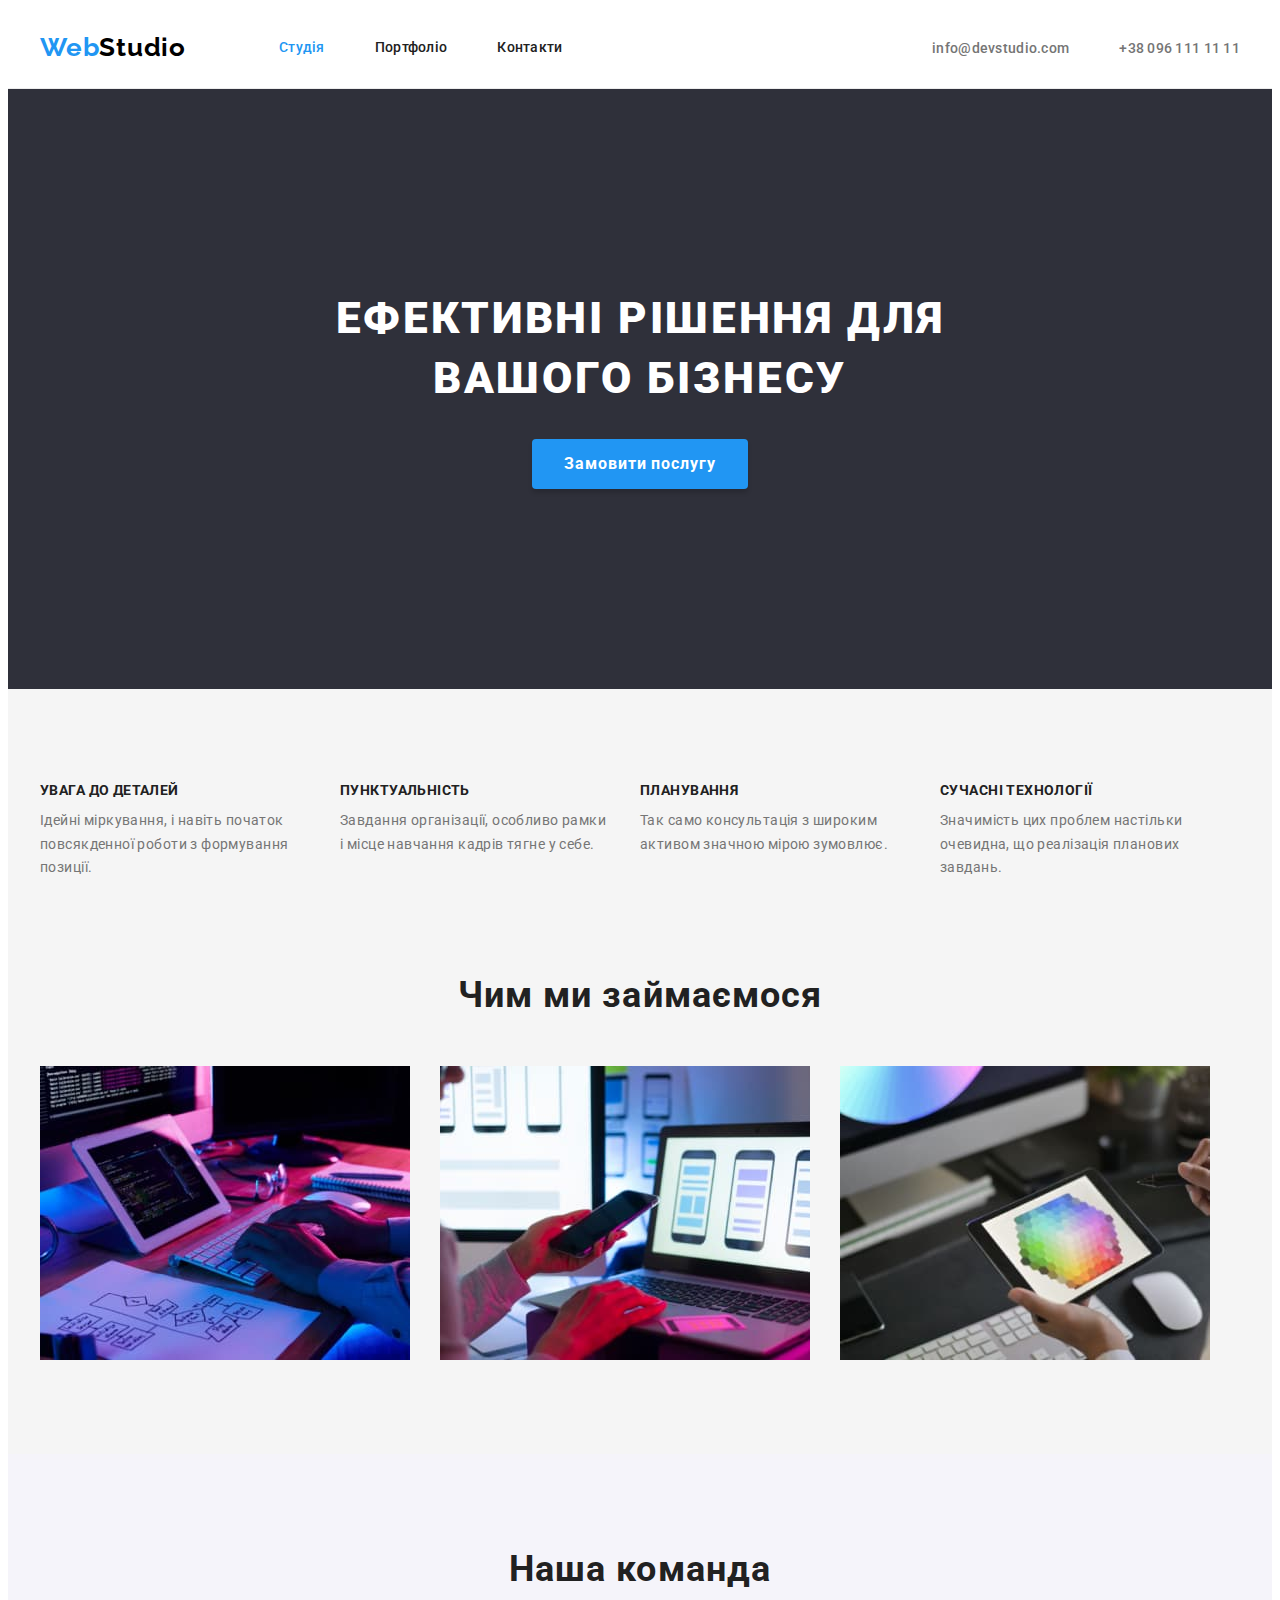
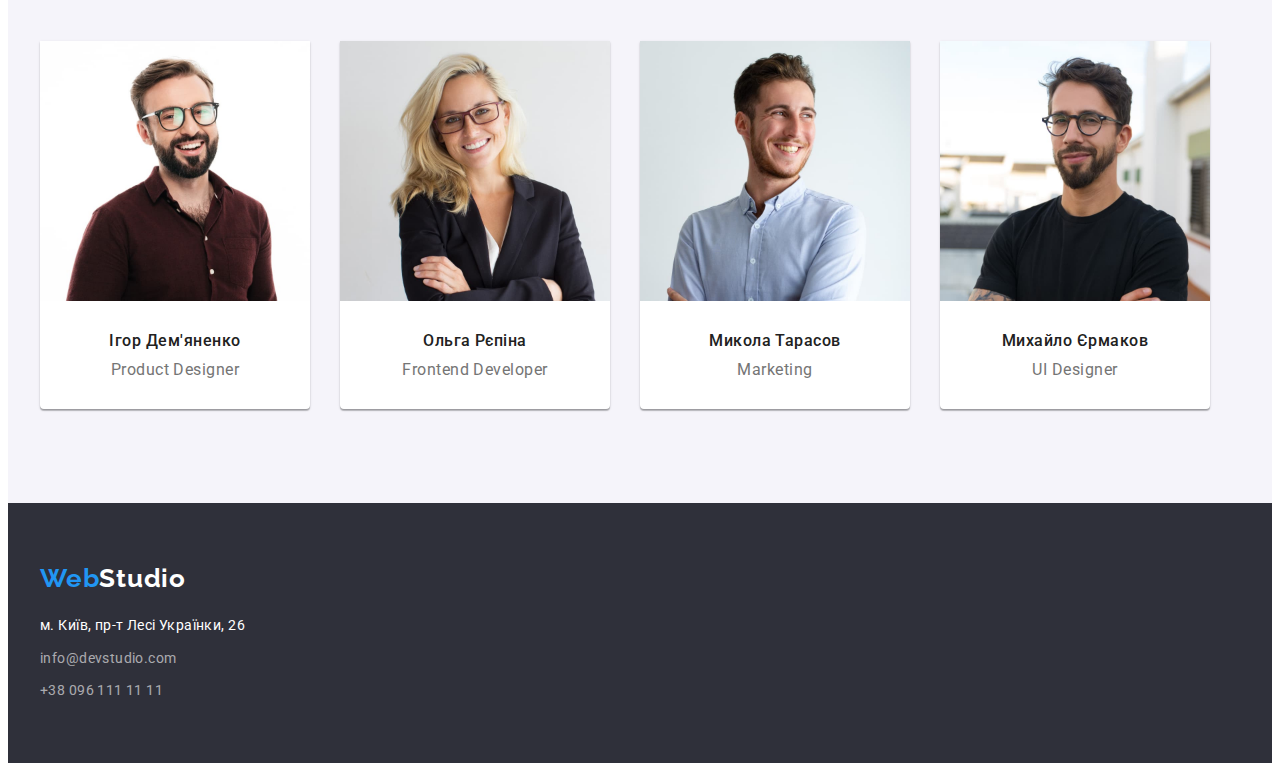
<file: index.html>
<!DOCTYPE html>
<html lang="uk">
  <head>
    <meta charset="UTF-8" />
    <meta http-equiv="X-UA-Compatible" content="IE=edge" />
    <meta name="viewport" content="width=device-width, initial-scale=1.0" />
    <title>WebStudio</title>
    <link rel="preconnect" href="https://fonts.googleapis.com" />
    <link rel="preconnect" href="https://fonts.gstatic.com" crossorigin />
    <link
      href="https://fonts.googleapis.com/css2?family=Raleway:wght@700&family=Roboto:wght@400;500;700;900&display=swap"
      rel="stylesheet"
    />
    <link
      rel="stylesheet"
      href="https://cdnjs.cloudflare.com/ajax/libs/modern-normalize/1.1.0/modern-normalize.min.css"
      integrity="sha512-wpPYUAdjBVSE4KJnH1VR1HeZfpl1ub8YT/NKx4PuQ5NmX2tKuGu6U/JRp5y+Y8XG2tV+wKQpNHVUX03MfMFn9Q=="
      crossorigin="anonymous"
      referrerpolicy="no-referrer"
    />
    <link rel="stylesheet" href="./css/styles.css" />
  </head>
  <body>
    <header class="header">
      <div class="container header-container">
        <nav class="header-nav">
          <a class="header-logo link" href="./index.html"
            ><span class="logo-link">Web</span>Studio</a
          >
          <ul class="header-list list">
            <li class="header-item">
              <a class="header-link link current" href="./index.html">Студія</a>
            </li>
            <li class="header-item">
              <a class="header-link link" href="./portfolio.html">Портфоліо</a>
            </li>
            <li class="header-item"><a class="header-link link" href="#">Контакти</a></li>
          </ul>
        </nav>
        <ul class="header-connect list">
          <li>
            <a class="header-mail link" href="mailto:info@devstudio.com">info@devstudio.com</a>
          </li>
          <li><a class="header-tel link" href="tel:+380961111111">+38 096 111 11 11</a></li>
        </ul>
      </div>
    </header>
    <main>
      <section class="section-hero">
        <div class="container">
          <h1 class="hero-title">
            Ефективні рішення для <br />
            вашого бізнесу
          </h1>
          <button class="hero-button" type="button">Замовити послугу</button>
        </div>
      </section>
      <section class="section-advances">
        <div class="container advances-container">
          <h2 class="advances-title visually-hidden">Наші переваги</h2>
          <ul class="advances-list list">
            <li class="advances-item">
              <h3 class="advances-post-title">Увага до деталей</h3>
              <p class="advances-paragraph">
                Ідейні міркування, і навіть початок повсякденної роботи з формування позиції.
              </p>
            </li>
            <li class="advances-item">
              <h3 class="advances-post-title">Пунктуальність</h3>
              <p class="advances-paragraph">
                Завдання організації, особливо рамки і місце навчання кадрів тягне у себе.
              </p>
            </li>
            <li class="advances-item">
              <h3 class="advances-post-title">Планування</h3>
              <p class="advances-paragraph">
                Так само консультація з широким активом значною мірою зумовлює.
              </p>
            </li>
            <li class="advances-item">
              <h3 class="advances-post-title">Сучасні технології</h3>
              <p class="advances-paragraph">
                Значимість цих проблем настільки очевидна, що реалізація планових завдань.
              </p>
            </li>
          </ul>
        </div>
      </section>
      <section class="section-work">
        <div class="container">
          <h2 class="work-title">Чим ми займаємося</h2>
          <ul class="work-list list">
            <li class="work-link">
              <img src="./images/desktop.jpg" alt="Програміст за робочим столом" width="370" />
            </li>
            <li class="work-link">
              <img
                src="./images/smartphone.jpg"
                alt="Дизайнер розробляє інтерфейс для смартфона"
                width="370"
              />
            </li>
            <li class="work-link">
              <img
                src="./images/tablet.jpg"
                alt="Художник вибирає колір в селекторі на графічному планшеті"
                width="370"
              />
            </li>
          </ul>
        </div>
      </section>
      <section class="section-team">
        <div class="container team-container">
          <h2 class="team-title">Наша команда</h2>
          <ul class="team-list list">
            <li class="team-link">
              <img src="./images/team1.jpg" alt="Ігор Дем'яненко" width="270" />
              <div class="officer">
                <h3 class="team-post-title">Ігор Дем'яненко</h3>
                <p class="team-paragraph">Product Designer</p>
              </div>
            </li>
            <li class="team-link">
              <img src="./images/team2.jpg" alt="Ольга Рєпіна" width="270" />
              <div class="officer">
                <h3 class="team-post-title">Ольга Рєпіна</h3>
                <p class="team-paragraph">Frontend Developer</p>
              </div>
            </li>
            <li class="team-link">
              <img src="./images/team3.jpg" alt="Микола Тарасов" width="270" />
              <div class="officer">
                <h3 class="team-post-title">Микола Тарасов</h3>
                <p class="team-paragraph">Marketing</p>
              </div>
            </li>
            <li class="team-link">
              <img src="./images/team4.jpg" alt="Михайло Єрмаков" width="270" />
              <div class="officer">
                <h3 class="team-post-title">Михайло Єрмаков</h3>
                <p class="team-paragraph">UI Designer</p>
              </div>
            </li>
          </ul>
        </div>
      </section>
    </main>
    <footer class="footer">
      <div class="container">
        <a class="footer-logo link" href="./index.html"><span class="logo-link">Web</span>Studio</a>
        <address class="address">
          <ul class="footer-list list">
            <li class="footer-item">
              <a
                class="footer-map link"
                href="https://goo.gl/maps/CPtrU1FHBa2aNyZL9"
                target="_blank"
                rel="noopener noreferrer nofollow"
                >м. Київ, пр-т Лесі Українки, 26</a
              >
            </li>
            <li class="footer-item">
              <a class="footer-mail link" href="mailto:info@devstudio.com">info@devstudio.com</a>
            </li>
            <li class="footer-item">
              <a class="footer-tel link" href="tel:+380961111111">+38 096 111 11 11</a>
            </li>
          </ul>
        </address>
      </div>
    </footer>
  </body>
</html>
</file>
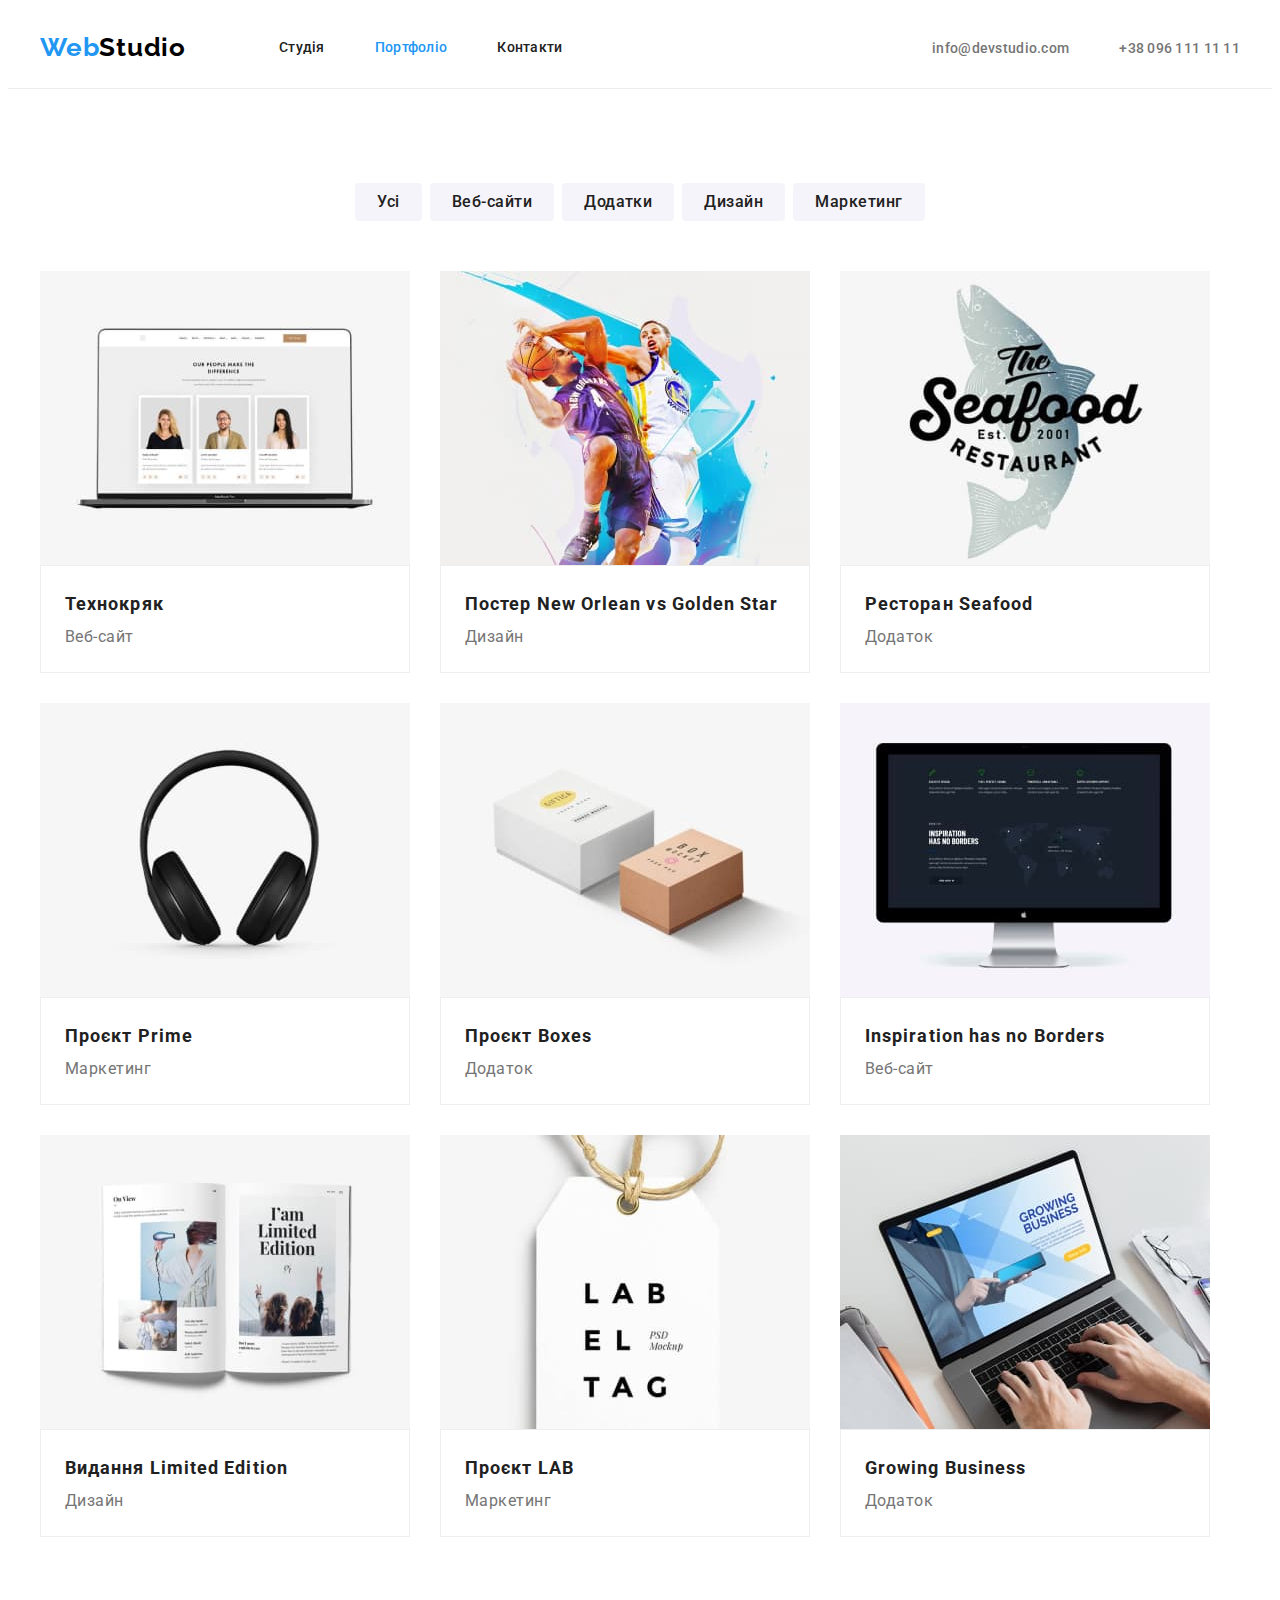
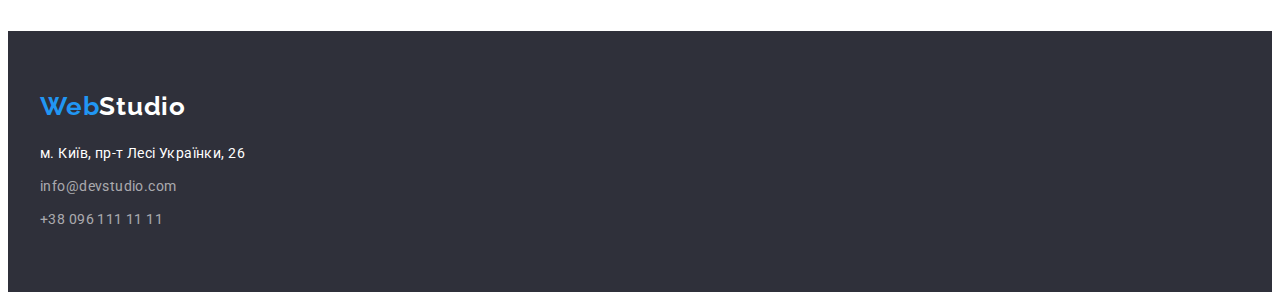
<file: portfolio.html>
<!DOCTYPE html>
<html lang="uk">
  <head>
    <meta charset="UTF-8" />
    <meta http-equiv="X-UA-Compatible" content="IE=edge" />
    <meta name="viewport" content="width=device-width, initial-scale=1.0" />
    <title>WebStudio</title>
    <link rel="preconnect" href="https://fonts.googleapis.com" />
    <link rel="preconnect" href="https://fonts.gstatic.com" crossorigin />
    <link
      href="https://fonts.googleapis.com/css2?family=Raleway:wght@700&family=Roboto:wght@400;500;700;900&display=swap"
      rel="stylesheet"
    />
    <link
      rel="stylesheet"
      href="https://cdnjs.cloudflare.com/ajax/libs/modern-normalize/1.1.0/modern-normalize.min.css"
      integrity="sha512-wpPYUAdjBVSE4KJnH1VR1HeZfpl1ub8YT/NKx4PuQ5NmX2tKuGu6U/JRp5y+Y8XG2tV+wKQpNHVUX03MfMFn9Q=="
      crossorigin="anonymous"
      referrerpolicy="no-referrer"
    />
    <link rel="stylesheet" href="./css/styles.css" />
  </head>
  <body>
    <header class="header">
      <div class="container header-container">
        <nav class="header-nav">
          <a class="header-logo link" href="./index.html"
            ><span class="logo-link">Web</span>Studio</a
          >
          <ul class="header-list list">
            <li class="header-item">
              <a class="header-link link" href="./index.html">Студія</a>
            </li>
            <li class="header-item">
              <a class="header-link link current" href="./portfolio.html">Портфоліо</a>
            </li>
            <li class="header-item"><a class="header-link link" href="#">Контакти</a></li>
          </ul>
        </nav>
        <ul class="header-connect list">
          <li>
            <a class="header-mail link" href="mailto:info@devstudio.com">info@devstudio.com</a>
          </li>
          <li><a class="header-tel link" href="tel:+380961111111">+38 096 111 11 11</a></li>
        </ul>
      </div>
    </header>
    <main>
      <section class="section-project">
        <div class="container button-container">
          <ul class="button-list list">
            <li class="button-item">
              <button class="button-link" type="button">Усі</button>
            </li>
            <li class="button-item">
              <button class="button-link" type="button">Веб-сайти</button>
            </li>
            <li class="button-item">
              <button class="button-link" type="button">Додатки</button>
            </li>
            <li class="button-item">
              <button class="button-link" type="button">Дизайн</button>
            </li>
            <li class="button-item">
              <button class="button-link" type="button">Маркетинг</button>
            </li>
          </ul>
          <h1 class="project-title visually-hidden">Наші проєкти</h1>
          <ul class="project-list list">
            <li class="project-item">
              <img src="./images/project1.jpg" alt="Технокряк" width="370" />
              <div class="design">
                <h3 class="project-link">Технокряк</h3>
                <p class="project-paragraph">Веб-сайт</p>
              </div>
            </li>
            <li class="project-item">
              <img src="./images/project2.jpg" alt="Постер New Orlean vs Golden Star" width="370" />
              <div class="design">
                <h3 class="project-link">
                  Постер <span lang="en"> New Orlean vs Golden Star</span>
                </h3>
                <p class="project-paragraph">Дизайн</p>
              </div>
            </li>
            <li class="project-item">
              <img src="./images/project3.jpg" alt="Ресторан Seafood" width="370" />
              <div class="design">
                <h3 class="project-link">Ресторан <span lang="en">Seafood</span></h3>
                <p class="project-paragraph">Додаток</p>
              </div>
            </li>
            <li class="project-item">
              <img src="./images/project4.jpg" alt="Проєкт Prime" width="370" />
              <div class="design">
                <h3 class="project-link">Проєкт <span lang="en">Prime</span></h3>
                <p class="project-paragraph">Маркетинг</p>
              </div>
            </li>
            <li class="project-item">
              <img src="./images/project5.jpg" alt="Проєкт Boxes" width="370" />
              <div class="design">
                <h3 class="project-link">Проєкт <span lang="en">Boxes</span></h3>
                <p class="project-paragraph">Додаток</p>
              </div>
            </li>
            <li class="project-item">
              <img src="./images/project6.jpg" alt="Inspiration has no Borders" width="370" />
              <div class="design">
                <h3 lang="en" class="project-link">Inspiration has no Borders</h3>
                <p class="project-paragraph">Веб-сайт</p>
              </div>
            </li>
            <li class="project-item">
              <img src="./images/project7.jpg" alt="Видання Limited Edition" width="370" />
              <div class="design">
                <h3 class="project-link">Видання <span lang="en"> Limited Edition</span></h3>
                <p class="project-paragraph">Дизайн</p>
              </div>
            </li>
            <li class="project-item">
              <img src="./images/project8.jpg" alt="Проєкт LAB" width="370" />
              <div class="design">
                <h3 class="project-link">Проєкт <span lang="en">LAB</span></h3>
                <p class="project-paragraph">Маркетинг</p>
              </div>
            </li>
            <li class="project-item">
              <img src="./images/project9.jpg" alt="Growing Business" width="370" />
              <div class="design">
                <h3 lang="en" class="project-link">Growing Business</h3>
                <p class="project-paragraph">Додаток</p>
              </div>
            </li>
          </ul>
        </div>
      </section>
    </main>
    <footer class="footer">
      <div class="container">
        <a class="footer-logo link" href="./index.html"><span class="logo-link">Web</span>Studio</a>
        <address class="address">
          <ul class="footer-list list">
            <li class="footer-item">
              <a
                class="footer-map link"
                href="https://goo.gl/maps/CPtrU1FHBa2aNyZL9"
                target="_blank"
                rel="noopener noreferrer nofollow"
                >м. Київ, пр-т Лесі Українки, 26</a
              >
            </li>
            <li class="footer-item">
              <a class="footer-mail link" href="mailto:info@devstudio.com">info@devstudio.com</a>
            </li>
            <li class="footer-item">
              <a class="footer-tel link" href="tel:+380961111111">+38 096 111 11 11</a>
            </li>
          </ul>
        </address>
      </div>
    </footer>
  </body>
</html>
</file>
<file: css/styles.css>
:root {
    --brand-color: #212121;
    --accent-color: #2196F3;
    --accent-text-color: #FFFFFF;
    --paragraph-color: #757575;
}

p,
h1,
h2,
h3,
h4,
h5,
h6 {
    margin: 0;
}

ul,
ol {
    margin: 0;
    padding-left: 0;
}

button {
    cursor: pointer;
}

address {
    font-style: normal;
}

img {
    display: block;
    max-width: 100%;
    height: auto;
}

body {
    font-family: roboto, sans-serif;
    color:var(--brand-color);
}

.container {
    width: 1200px;
    padding-left: 15px;
    padding-right: 15px;
    margin: 0 auto;
    /* outline: 2px solid tomato; */
}

.list {
    list-style: none;
}

.link {
    text-decoration: none;
}

section {
    padding-top: 94px;
    padding-bottom: 94px;
}

/* ----------HEADER---------- */

.header {
    background-color: var(--accent-text-color);
    border-bottom: 1px solid #ECECEC
}

.header-nav {
    display: flex;
    align-items: center;
}

.header-container{
    display: flex;
    align-items: center;
}

.header-logo {
    padding-top: 24px;   
    padding-bottom: 25px;   
    font-family: 'Raleway';
    font-weight: 700;
    font-size: 26px;
    line-height: 1.19;
    letter-spacing: 0.03em;
    color: #000000;
}

.logo-link {
    color: var(--accent-color);
}

.header-list {
    display: flex;
    gap: 50px;
    margin-left: 93px;
}

.header-list :hover, .header-list :focus {
    color: var(--accent-color);
}

.header-list .current {
    color: var(--accent-color);
}

.header-list .link{
    display: block;
    padding-top: 32px;
    padding-bottom: 32px;

}

.header-link {
    font-weight: 500;
    font-size: 14px;
    line-height: 1.14;
    letter-spacing: 0.02em;
    color: var(--brand-color);
}

.header-connect :hover, .header-connect :focus {
    color: var(--accent-color);
}

.header-connect {
    display: flex;
    gap: 50px;
    margin-left: auto;
}

.header-mail {
    display: inline-block;
    font-weight: 500;
    font-size: 14px;
    line-height: 1.14;
    letter-spacing: 0.02em;
    color: var(--paragraph-color);
}

.header-tel {
    display: inline-block;
    font-weight: 500;
    font-size: 14px;
    line-height: 1.14;
    letter-spacing: 0.02em;
    color: var(--paragraph-color);
}

/* ----------HEADER---------- */

/* ----------HERO------------ */

.section-hero {
    background: #2F303A;
    color: var(--accent-text-color);
    text-align: center;
    padding: 200px 0px;
}   

.hero-title {
    margin-bottom: 30px;
    font-weight: 900;
    font-size: 44px;
    line-height: 1.36;
    letter-spacing: 0.06em;
    text-transform: uppercase;
}

.hero-button {
    padding: 10px 32px;
    min-width: 216px;
    height: 50px;
    border-radius: 4px;
    font-family: inherit;
    font-style: normal;
    font-weight: 700;
    font-size: 16px;
    line-height: 1.88;
    border: 0px;
    letter-spacing: 0.06em;
    color: var(--accent-text-color);
    background-color: var(--accent-color);
    box-shadow: 0px 4px 4px rgba(0, 0, 0, 0.15);
    
}

/* ----------HERO------------ */

/* ----------ПЕРЕВАГИ------------ */

.visually-hidden {
    position: absolute;
    white-space: nowrap;
    width: 1px;
    height: 1px;
    overflow: hidden;
    border: 0;
    padding: 0;
    clip: rect(0 0 0 0);
    clip-path: inset(50%);
    margin: -1px;
}

.section-advances {
    background: #F5F5F5;
    padding-bottom: 0px;
}

.advances-list{
    display: flex;
    align-items: flex-start;
    gap: 30px;
}

.advances-item {
    width: 270px;
}

.advances-post-title {
    font-weight: 700;
    font-size: 14px;
    line-height: 1.14;
    letter-spacing: 0.03em;
    text-transform: uppercase;
    color: var(--brand-color);
}

.advances-paragraph {
    margin-top: 10px;
    font-size: 14px;
    line-height: 1.71;
    letter-spacing: 0.03em;
    color: var(--paragraph-color);
}

/* ----------ПЕРЕВАГИ------------ */

/* ----------ЩО РОБИМО------------ */

.section-work {
    background: #F5F5F5;
}

.work-title {
    margin-bottom: 50px;
    font-weight: 700;
    font-size: 36px;
    line-height: 1.17;
    text-align: center;
    letter-spacing: 0.03em;
}

.work-list {
    display: flex;
    flex-wrap: wrap;
}

.work-link {
    margin-right: 30px;
    width: 370px;
}

.work-link:nth-child(3n){
    margin-right: 0;
}


/* ----------ЩО РОБИМО------------ */

/* ----------КОМАНДА-------------- */

.section-team {
    background: #F5F4FA

}

.team-list {
    display: flex;
    flex-wrap: wrap;
}

.team-link {
    margin-right: 30px;
    width: 270px;
    background-color: var(--accent-text-color);
    box-shadow: 0px 1px 3px rgba(0, 0, 0, 0.12), 0px 1px 1px rgba(0, 0, 0, 0.14), 0px 2px 1px rgba(0, 0, 0, 0.2);
    border-radius: 0px 0px 4px 4px;
}

.team-link:nth-child(4n){
    margin-right: 0;
}


.team-title {
    margin-bottom: 50px;
    font-weight: 700;
    font-size: 36px;
    line-height: 1.17;
    text-align: center;
    letter-spacing: 0.03em;
}

.officer {
    padding-top: 30px;
    padding-bottom: 30px;
}

.team-post-title {
    margin-bottom: 10px;
    font-weight: 500;
    font-size: 16px;
    line-height: 1.19;
    text-align: center;
    letter-spacing: 0.03em;
}

.team-paragraph {
    font-size: 16px;
    line-height: 1.19;
    text-align: center;
    letter-spacing: 0.03em;
    color: var(--paragraph-color);
}

/* ----------КОМАНДА-------------- */

/* ----------FOOTER-------------- */

.footer {
    background: #2F303A;
    padding-top: 60px;
    padding-bottom: 60px;
}

.footer-list :hover,
.footer-list :focus {
    color: var(--accent-color)
}

.footer-list {
    margin-top: 20px;
    gap: 10px;
}

.footer-item {
    margin-bottom: 9px;
}

.footer-item:last-child{
    margin-bottom: 0px;
}

.footer-logo {
    font-family: 'Raleway';
    font-style: normal;
    font-weight: 700;
    font-size: 26px;
    line-height: 1.19;
    letter-spacing: 0.03em;
    color: var(--accent-text-color);
}

.footer-map {
    font-size: 14px;
    line-height: 1.71;
    letter-spacing: 0.03em;
    color: var(--accent-text-color);
}

.footer-mail {
    font-size: 14px;
    line-height: 1.71;
    letter-spacing: 0.03em;
    color: rgba(255, 255, 255, 0.6);
}

.footer-tel {
    font-size: 14px;
    line-height: 1.71;
    letter-spacing: 0.03em;
    color: rgba(255, 255, 255, 0.6);
}

/* ----------FOOTER-------------- */

/* ----------ФІЛЬТРИ-------------- */

.button-item :hover,
.button-item :focus {
    color: var(--accent-text-color);
    background: var(--accent-color);
}

.button-list{
    display: flex;
    gap: 8px;
    margin-bottom: 50px;
    justify-content: center;
}

.button-link {
    padding: 6px 22px;
    border: 0px;
    border-radius: 4px;
    font-family: inherit;
    font-weight: 500;
    font-size: 16px;
    line-height: 1.62;
    text-align: center;
    letter-spacing: 0.03em;
    color: var(--brand-color);
    background-color: #F5F4FA;
}

/* ----------ФІЛЬТРИ-------------- */

/* ----------ПРОЄКТИ-------------- */

.section-project{
    background: var(--accent-text-color);
}
.project-list {
    display: flex;
    flex-wrap: wrap;
}

.project-item{
    margin-right: 30px;
    margin-bottom: 30px;
    width: 370px;
    background: #FFFFFF;
}

.project-item:nth-child(3n){
    margin-right: 0;
}

.project-item:nth-last-child(-n+3){
    margin-bottom: 0px;
}

.design{
    border: 1px solid #EEEEEE;
    padding: 20px 24px;
}

.project-link {
    font-weight: 700;
    font-size: 18px;
    line-height: 2;
    letter-spacing: 0.06em;
    color: var(--brand-color);
}

.project-paragraph {
    font-size: 16px;
    line-height: 1.88;
    letter-spacing: 0.03em;
    color: var(--paragraph-color);
}

/* ----------ПРОЄКТИ-------------- */
</file>
